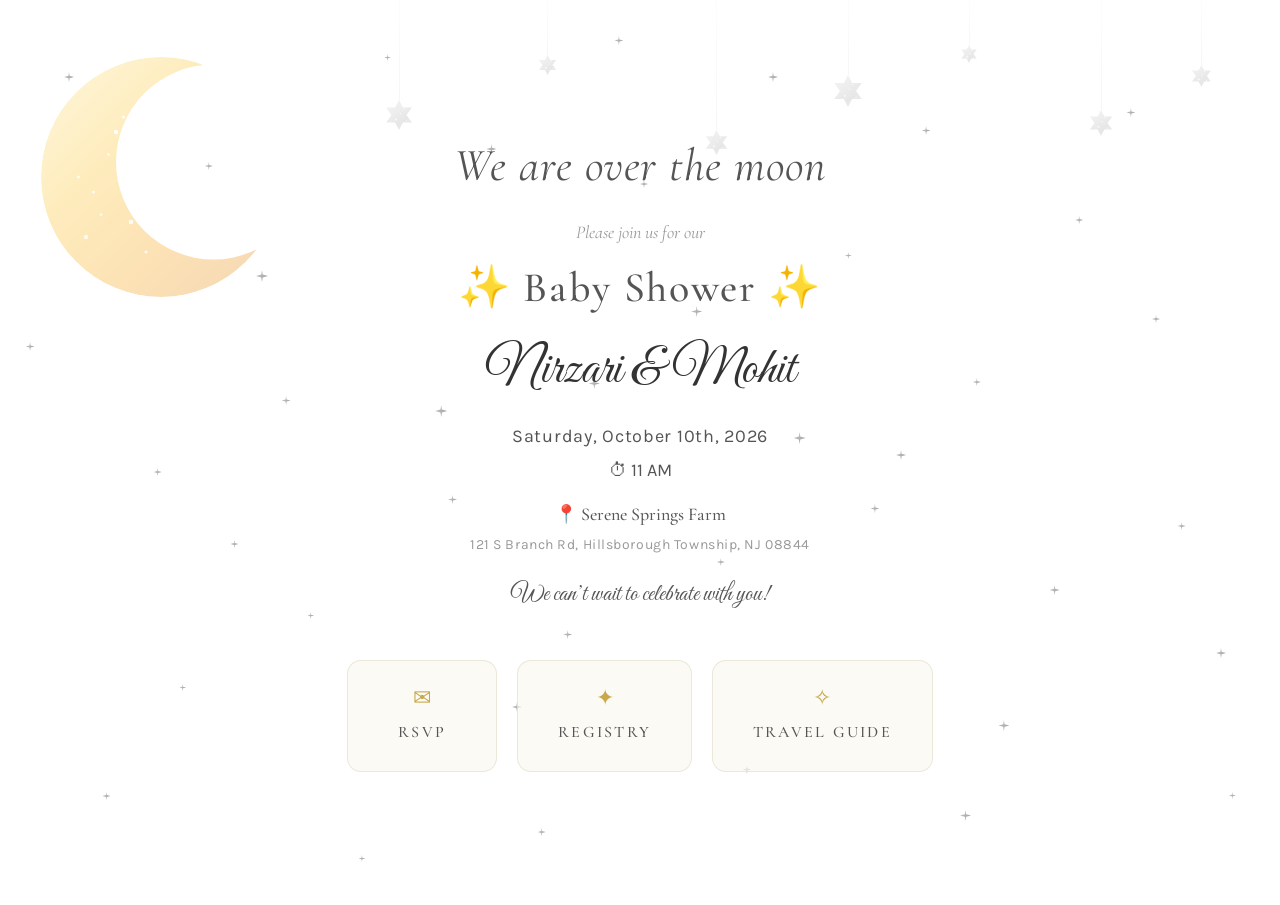
<file: index.html>
<!DOCTYPE html>
<html lang="en">
<head>
  <meta charset="UTF-8">
  <meta name="viewport" content="width=device-width, initial-scale=1.0">
  <title>Baby Shower — Nirzari & Mohit</title>
  <link rel="icon" href="data:image/svg+xml,<svg xmlns='http://www.w3.org/2000/svg' viewBox='0 0 100 100'><text y='80' font-size='80'>☽</text></svg>">
  <link rel="stylesheet" href="style.css">
</head>
<body>

  <div class="moon-wrap">
    <svg viewBox="0 0 200 200" width="300" height="300" xmlns="http://www.w3.org/2000/svg">
      <defs>
        <linearGradient id="moonGrad" x1="0" y1="0" x2="1" y2="1">
          <stop offset="0%" stop-color="#fde68a"/>
          <stop offset="35%" stop-color="#fbbf24"/>
          <stop offset="65%" stop-color="#f59e0b"/>
          <stop offset="100%" stop-color="#d97706"/>
        </linearGradient>
        <clipPath id="crescentClip">
          <path d="M0 0 H200 V200 H0 Z"/>
        </clipPath>
        <mask id="crescentMask">
          <circle cx="90" cy="100" r="80" fill="white"/>
          <circle cx="125" cy="90" r="65" fill="black"/>
        </mask>
      </defs>
      <g mask="url(#crescentMask)">
        <circle cx="90" cy="100" r="80" fill="url(#moonGrad)"/>
        <circle cx="60" cy="70" r="1.5" fill="white" opacity="0.9"/>
        <circle cx="45" cy="110" r="1" fill="white" opacity="0.8"/>
        <circle cx="70" cy="130" r="1.5" fill="white" opacity="0.85"/>
        <circle cx="55" cy="85" r="1" fill="white" opacity="0.7"/>
        <circle cx="80" cy="150" r="1" fill="white" opacity="0.8"/>
        <circle cx="40" cy="140" r="1.5" fill="white" opacity="0.75"/>
        <circle cx="65" cy="60" r="1" fill="white" opacity="0.9"/>
        <circle cx="50" cy="125" r="1" fill="white" opacity="0.7"/>
        <circle cx="75" cy="95" r="1.5" fill="white" opacity="0.85"/>
        <circle cx="35" cy="100" r="1" fill="white" opacity="0.8"/>
      </g>
    </svg>
  </div>

  <div class="hanging-stars">
    <div class="h-star" style="left:30%; --delay:0.3s">
      <div class="string" style="--h:100px"></div>
      <div class="star-shape" style="--size:30px"></div>
    </div>
    <div class="h-star" style="left:42%; --delay:1.5s">
      <div class="string" style="--h:55px"></div>
      <div class="star-shape" style="--size:20px"></div>
    </div>
    <div class="h-star" style="left:55%; --delay:0.8s">
      <div class="string" style="--h:130px"></div>
      <div class="star-shape" style="--size:25px"></div>
    </div>
    <div class="h-star" style="left:65%; --delay:2s">
      <div class="string" style="--h:75px"></div>
      <div class="star-shape" style="--size:32px"></div>
    </div>
    <div class="h-star" style="left:75%; --delay:0.5s">
      <div class="string" style="--h:45px"></div>
      <div class="star-shape" style="--size:18px"></div>
    </div>
    <div class="h-star" style="left:85%; --delay:1.8s">
      <div class="string" style="--h:110px"></div>
      <div class="star-shape" style="--size:26px"></div>
    </div>
    <div class="h-star" style="left:93%; --delay:0.2s">
      <div class="string" style="--h:65px"></div>
      <div class="star-shape" style="--size:22px"></div>
    </div>
  </div>

  <main class="page-content landing">
    <h1>We are over the moon</h1>
    <div class="eyebrow">Please join us for our</div>
    <div class="shower-title">&#10024; Baby Shower &#10024;</div>
    <div class="names">Nirzari &amp; Mohit</div>
    <div class="event-date">Saturday, October 10th, 2026</div>
    <div class="event-time">&#9201; 11 AM</div>
    <div class="venue-name">&#128205; Serene Springs Farm</div>
    <div class="location">121 S Branch Rd, Hillsborough Township, NJ 08844</div>
    <div class="tagline">We can&rsquo;t wait to celebrate with you!</div>

    <nav class="nav-links">
      <a href="rsvp.html" class="nav-card">
        <span class="card-icon">&#9993;</span>
        <span class="card-label">RSVP</span>
      </a>
      <a href="registry.html" class="nav-card">
        <span class="card-icon">&#10022;</span>
        <span class="card-label">Registry</span>
      </a>
      <a href="travel.html" class="nav-card">
        <span class="card-icon">&#10023;</span>
        <span class="card-label">Travel Guide</span>
      </a>
    </nav>
  </main>

  <script src="stars.js"></script>
</body>
</html>
</file>
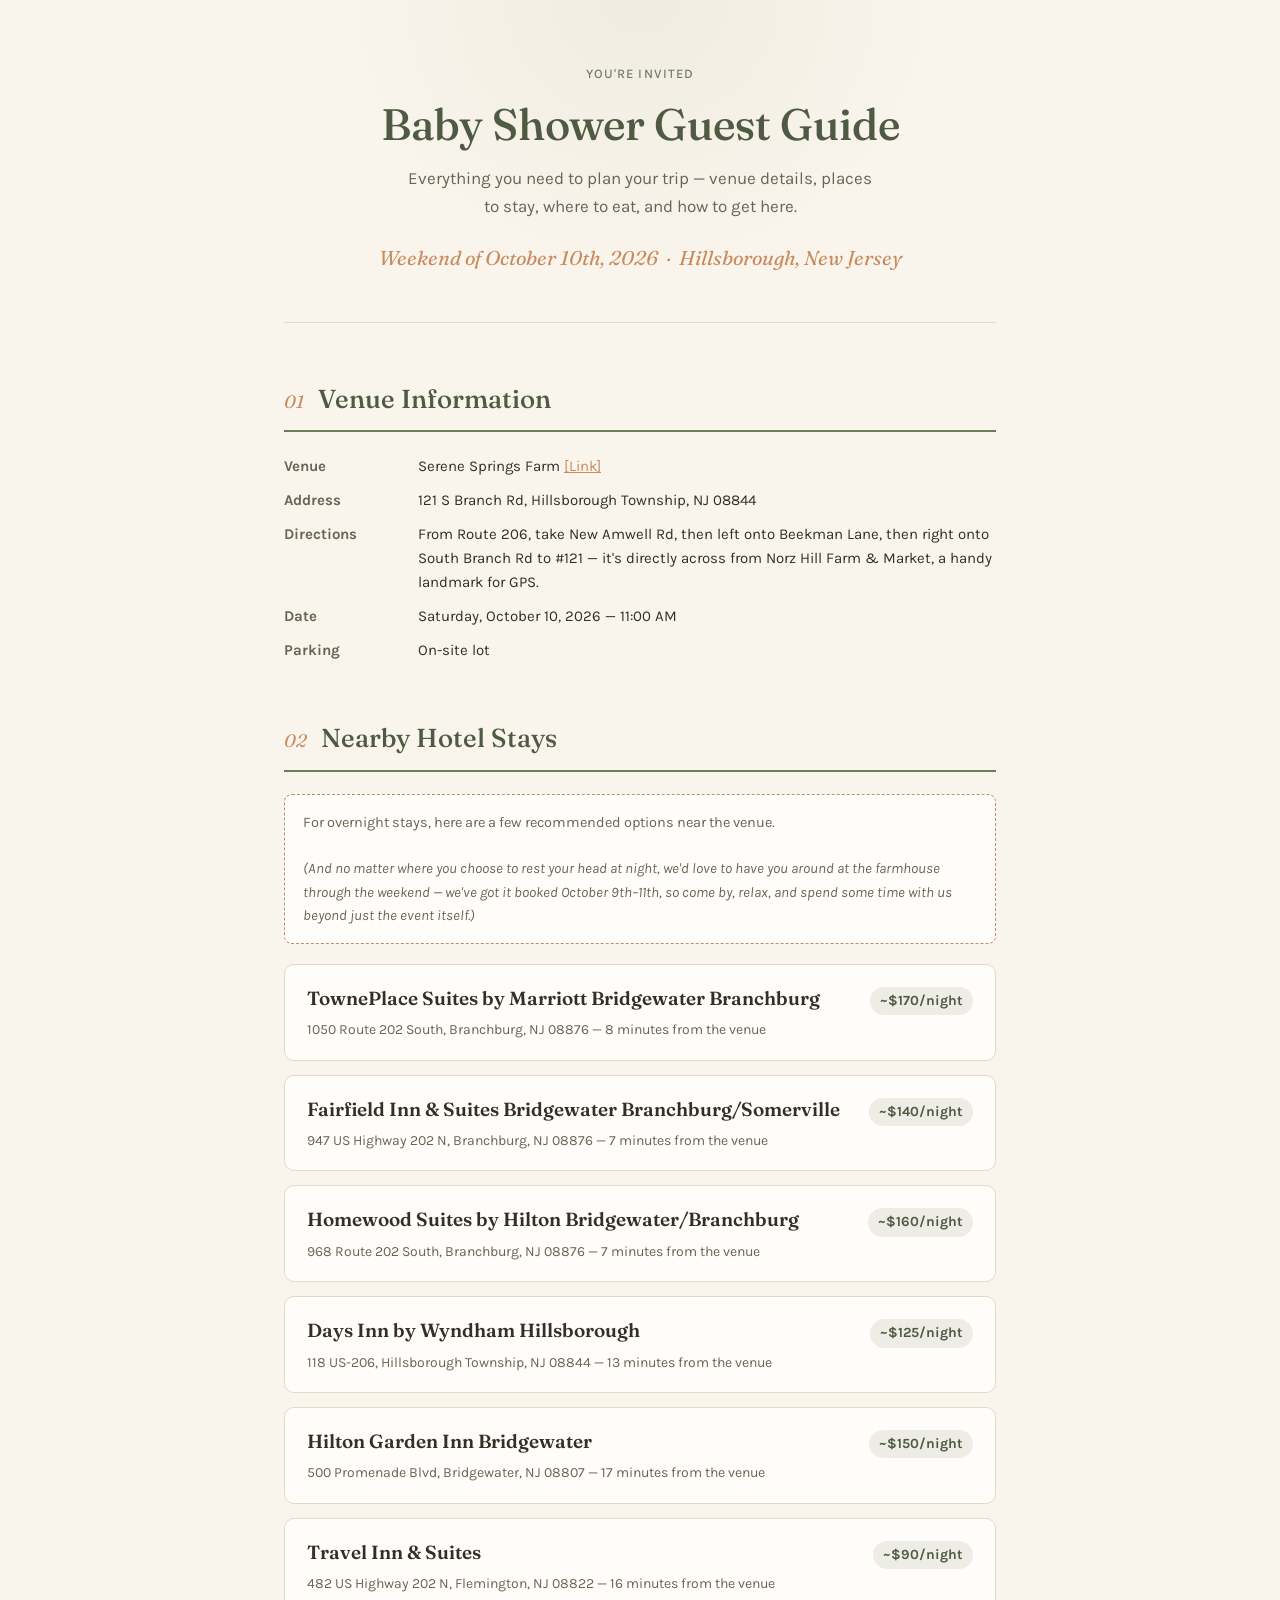
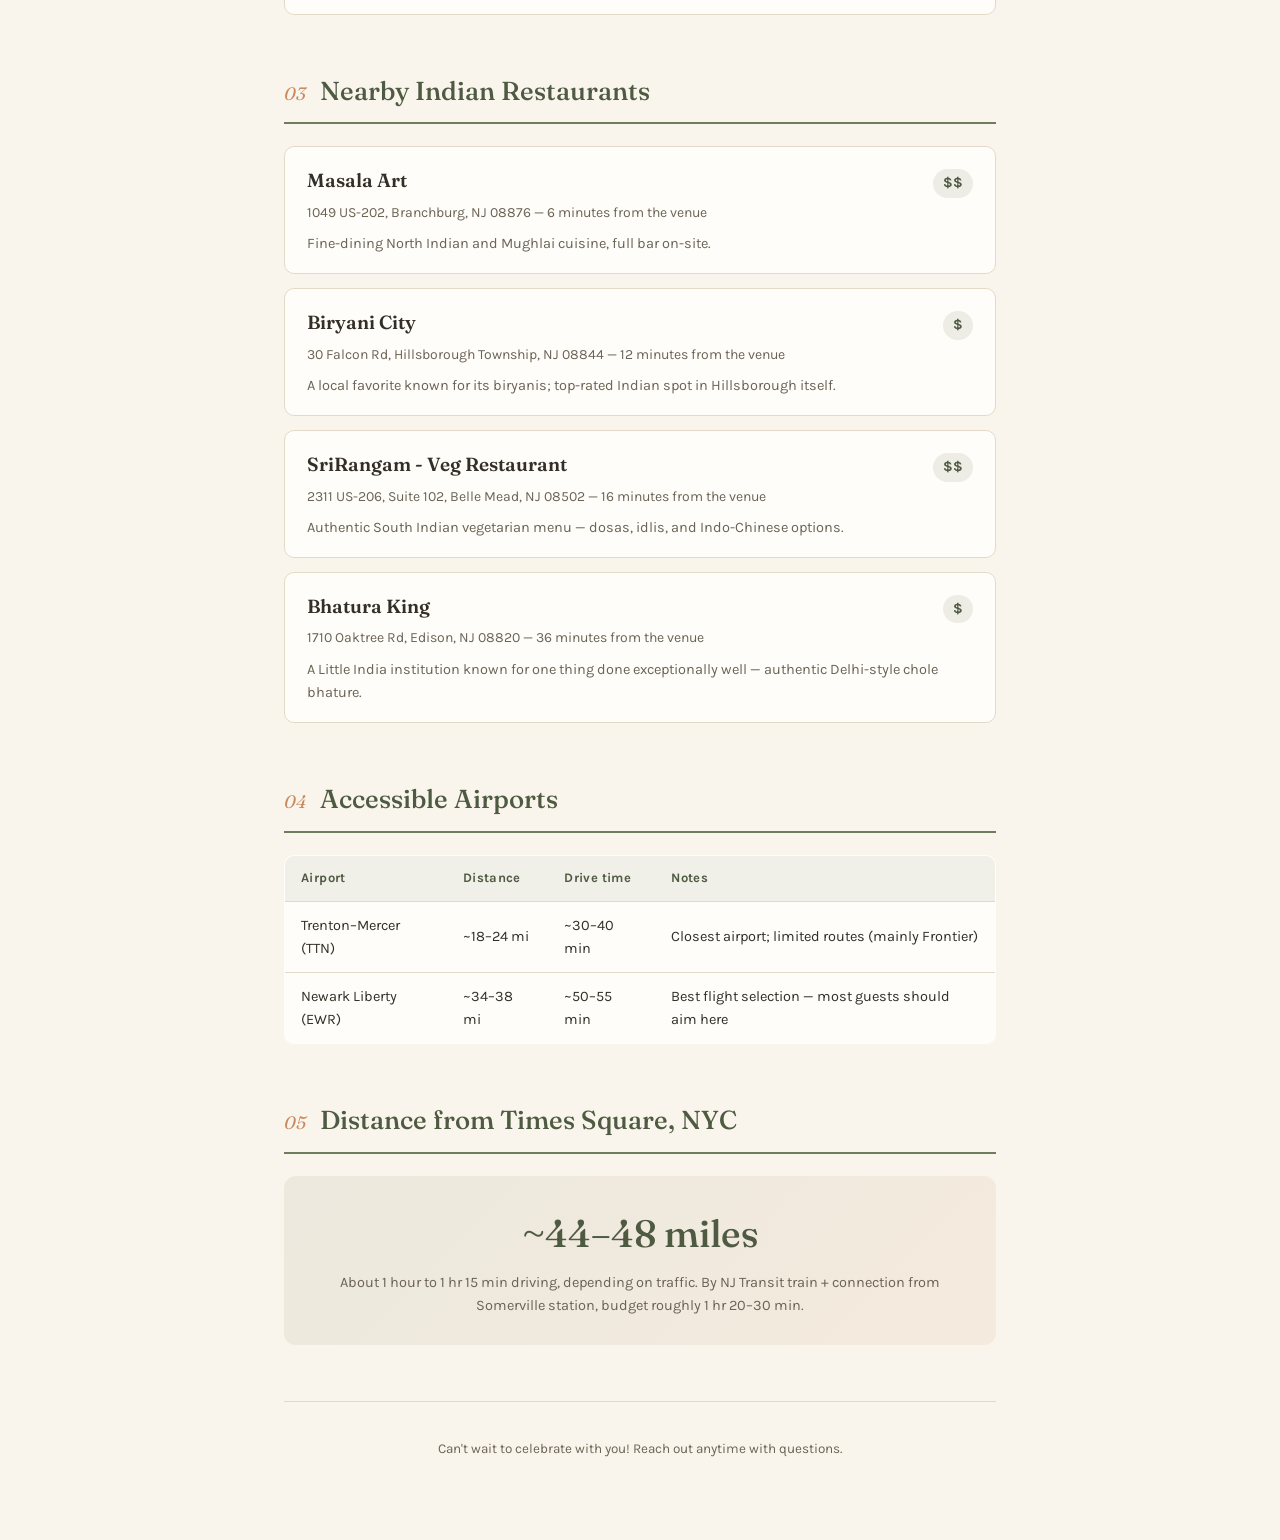
<file: NizSeMoh Babyshower Travel Guide.html>
<!DOCTYPE html>
<html lang="en">
<head>
<meta charset="UTF-8">
<meta name="viewport" content="width=device-width, initial-scale=1.0">
<title>Baby Shower Guest Guide — October 10th, Hillsborough NJ</title>
<link rel="preconnect" href="https://fonts.googleapis.com">
<link href="https://fonts.googleapis.com/css2?family=Fraunces:ital,wght@0,400;0,500;0,600;1,400&family=Karla:wght@400;500;700&display=swap" rel="stylesheet">
<style>
  :root{
    --cream:#faf5ec;
    --paper:#fffdf9;
    --sage:#6f7d5e;
    --sage-dark:#4e5a41;
    --clay:#c98a5e;
    --blush:#e3b7a4;
    --ink:#332e26;
    --ink-soft:#6b6355;
    --line:#e4d9c6;
  }
  *{box-sizing:border-box;}
  body{
    margin:0;
    background:var(--cream);
    color:var(--ink);
    font-family:'Karla', sans-serif;
    line-height:1.6;
  }
  .wrap{
    max-width:760px;
    margin:0 auto;
    padding:0 24px 80px;
  }
  header.hero{
    padding:64px 24px 48px;
    text-align:center;
    border-bottom:1px solid var(--line);
    margin-bottom:56px;
    background:
      radial-gradient(ellipse at top, rgba(111,125,94,0.08), transparent 60%);
  }
  .eyebrow{
    font-size:13px;
    letter-spacing:0.08em;
    color:var(--sage);
    margin-bottom:14px;
    font-weight:500;
  }
  h1{
    font-family:'Fraunces', serif;
    font-weight:500;
    font-size:44px;
    line-height:1.15;
    margin:0 0 16px;
    color:var(--sage-dark);
  }
  .hero p{
    font-size:17px;
    color:var(--ink-soft);
    max-width:480px;
    margin:0 auto;
  }
  .hero .date{
    display:inline-block;
    margin-top:22px;
    font-family:'Fraunces', serif;
    font-style:italic;
    font-size:20px;
    color:var(--clay);
  }
  section{
    margin-bottom:56px;
  }
  .section-head{
    display:flex;
    align-items:baseline;
    gap:14px;
    margin-bottom:22px;
    border-bottom:2px solid var(--sage);
    padding-bottom:10px;
  }
  .section-num{
    font-family:'Fraunces', serif;
    font-style:italic;
    color:var(--clay);
    font-size:18px;
    min-width:20px;
  }
  h2{
    font-family:'Fraunces', serif;
    font-weight:500;
    font-size:26px;
    margin:0;
    color:var(--sage-dark);
  }
  .note{
    background:var(--paper);
    border:1px dashed var(--clay);
    border-radius:8px;
    padding:16px 18px;
    font-size:14.5px;
    color:var(--ink-soft);
    margin-bottom:20px;
  }
  .note strong{color:var(--clay);}
  .card{
    background:var(--paper);
    border:1px solid var(--line);
    border-radius:10px;
    padding:18px 22px;
    margin-bottom:14px;
  }
  .card-top{
    display:flex;
    justify-content:space-between;
    align-items:baseline;
    gap:12px;
    flex-wrap:wrap;
  }
  .card-title{
    font-family:'Fraunces', serif;
    font-size:19px;
    font-weight:600;
    color:var(--ink);
  }
  .price-tag{
    font-size:14px;
    font-weight:700;
    color:var(--sage-dark);
    background:rgba(111,125,94,0.12);
    padding:3px 10px;
    border-radius:20px;
    white-space:nowrap;
  }
  .card-meta{
    font-size:14px;
    color:var(--ink-soft);
    margin-top:4px;
  }
  .card-desc{
    font-size:14.5px;
    color:var(--ink-soft);
    margin-top:8px;
  }
  table{
    width:100%;
    border-collapse:collapse;
    background:var(--paper);
    border:1px solid var(--line);
    border-radius:10px;
    overflow:hidden;
  }
  th,td{
    text-align:left;
    padding:12px 16px;
    font-size:14.5px;
    border-bottom:1px solid var(--line);
  }
  th{
    background:rgba(111,125,94,0.10);
    color:var(--sage-dark);
    font-weight:700;
    font-size:13px;
    letter-spacing:0.03em;
  }
  tr:last-child td{border-bottom:none;}
  .callout{
    background:linear-gradient(135deg, rgba(111,125,94,0.10), rgba(201,138,94,0.10));
    border-radius:12px;
    padding:28px 26px;
    text-align:center;
  }
  .callout .big{
    font-family:'Fraunces', serif;
    font-size:38px;
    color:var(--sage-dark);
    font-weight:500;
    margin-bottom:6px;
  }
  .callout .sub{
    color:var(--ink-soft);
    font-size:14.5px;
  }
  .venue-fields{
    display:grid;
    grid-template-columns:120px 1fr;
    gap:10px 14px;
    font-size:15px;
  }
  .venue-fields dt{
    color:var(--ink-soft);
    font-weight:700;
  }
  .venue-fields dd{
    margin:0;
  }
  .fill-in{
    color:var(--clay);
    font-style:italic;
  }
  footer{
    text-align:center;
    padding-top:36px;
    border-top:1px solid var(--line);
    font-size:13.5px;
    color:var(--ink-soft);
  }
  @media (max-width:520px){
    h1{font-size:32px;}
    .venue-fields{grid-template-columns:1fr;}
  }
</style>
</head>
<body>
<div class="wrap">

  <header class="hero">
    <div class="eyebrow">YOU'RE INVITED</div>
    <h1>Baby Shower Guest Guide</h1>
    <p>Everything you need to plan your trip — venue details, places to stay, where to eat, and how to get here.</p>
    <div class="date">Weekend of October 10th, 2026 &nbsp;·&nbsp; Hillsborough, New Jersey</div>
  </header>

  <section>
    <div class="section-head"><span class="section-num">01</span><h2>Venue Information</h2></div>
    <dl class="venue-fields">
      <dt>Venue</dt><dd>Serene Springs Farm <a href="https://maps.app.goo.gl/AbvxPneZJynm2KJn9" target="_blank" style="color:var(--clay); text-decoration:underline;">[Link]</a></dd>
      <dt>Address</dt><dd>121 S Branch Rd, Hillsborough Township, NJ 08844</dd>
      <dt>Directions</dt><dd>From Route 206, take New Amwell Rd, then left onto Beekman Lane, then right onto South Branch Rd to #121 — it's directly across from Norz Hill Farm &amp; Market, a handy landmark for GPS.</dd>
      <dt>Date</dt><dd>Saturday, October 10, 2026 — 11:00 AM</dd>
      <dt>Parking</dt><dd>On-site lot</dd>
    </dl>
  </section>

  <section>
    <div class="section-head"><span class="section-num">02</span><h2>Nearby Hotel Stays</h2></div>
    <div class="note">For overnight stays, here are a few recommended options near the venue.<br><br><em>(And no matter where you choose to rest your head at night, we'd love to have you around at the farmhouse through the weekend — we've got it booked October 9th–11th, so come by, relax, and spend some time with us beyond just the event itself.)</em></div>

    <div class="card">
      <div class="card-top">
        <div class="card-title">TownePlace Suites by Marriott Bridgewater Branchburg</div>
        <div class="price-tag">~$170/night</div>
      </div>
      <div class="card-meta">1050 Route 202 South, Branchburg, NJ 08876 — 8 minutes from the venue</div>
    </div>

    <div class="card">
      <div class="card-top">
        <div class="card-title">Fairfield Inn &amp; Suites Bridgewater Branchburg/Somerville</div>
        <div class="price-tag">~$140/night</div>
      </div>
      <div class="card-meta">947 US Highway 202 N, Branchburg, NJ 08876 — 7 minutes from the venue</div>
    </div>

    <div class="card">
      <div class="card-top">
        <div class="card-title">Homewood Suites by Hilton Bridgewater/Branchburg</div>
        <div class="price-tag">~$160/night</div>
      </div>
      <div class="card-meta">968 Route 202 South, Branchburg, NJ 08876 — 7 minutes from the venue</div>
    </div>

    <div class="card">
      <div class="card-top">
        <div class="card-title">Days Inn by Wyndham Hillsborough</div>
        <div class="price-tag">~$125/night</div>
      </div>
      <div class="card-meta">118 US-206, Hillsborough Township, NJ 08844 — 13 minutes from the venue</div>
    </div>

    <div class="card">
      <div class="card-top">
        <div class="card-title">Hilton Garden Inn Bridgewater</div>
        <div class="price-tag">~$150/night</div>
      </div>
      <div class="card-meta">500 Promenade Blvd, Bridgewater, NJ 08807 — 17 minutes from the venue</div>
    </div>

    <div class="card">
      <div class="card-top">
        <div class="card-title">Travel Inn &amp; Suites</div>
        <div class="price-tag">~$90/night</div>
      </div>
      <div class="card-meta">482 US Highway 202 N, Flemington, NJ 08822 — 16 minutes from the venue</div>
    </div>
  </section>

  <section>
    <div class="section-head"><span class="section-num">03</span><h2>Nearby Indian Restaurants</h2></div>
    <div class="card">
      <div class="card-top">
        <div class="card-title">Masala Art</div>
        <div class="price-tag">$$</div>
      </div>
      <div class="card-meta">1049 US-202, Branchburg, NJ 08876 — 6 minutes from the venue</div>
      <div class="card-desc">Fine-dining North Indian and Mughlai cuisine, full bar on-site.</div>
    </div>
    <div class="card">
      <div class="card-top">
        <div class="card-title">Biryani City</div>
        <div class="price-tag">$</div>
      </div>
      <div class="card-meta">30 Falcon Rd, Hillsborough Township, NJ 08844 — 12 minutes from the venue</div>
      <div class="card-desc">A local favorite known for its biryanis; top-rated Indian spot in Hillsborough itself.</div>
    </div>
    <div class="card">
      <div class="card-top">
        <div class="card-title">SriRangam - Veg Restaurant</div>
        <div class="price-tag">$$</div>
      </div>
      <div class="card-meta">2311 US-206, Suite 102, Belle Mead, NJ 08502 — 16 minutes from the venue</div>
      <div class="card-desc">Authentic South Indian vegetarian menu — dosas, idlis, and Indo-Chinese options.</div>
    </div>

    <div class="card">
      <div class="card-top">
        <div class="card-title">Bhatura King</div>
        <div class="price-tag">$</div>
      </div>
      <div class="card-meta">1710 Oaktree Rd, Edison, NJ 08820 — 36 minutes from the venue</div>
      <div class="card-desc">A Little India institution known for one thing done exceptionally well — authentic Delhi-style chole bhature.</div>
    </div>
  </section>

  <section>
    <div class="section-head"><span class="section-num">04</span><h2>Accessible Airports</h2></div>
    <table>
      <tr><th>Airport</th><th>Distance</th><th>Drive time</th><th>Notes</th></tr>
      <tr><td>Trenton–Mercer (TTN)</td><td>~18–24 mi</td><td>~30–40 min</td><td>Closest airport; limited routes (mainly Frontier)</td></tr>
      <tr><td>Newark Liberty (EWR)</td><td>~34–38 mi</td><td>~50–55 min</td><td>Best flight selection — most guests should aim here</td></tr>
    </table>
  </section>

  <section>
    <div class="section-head"><span class="section-num">05</span><h2>Distance from Times Square, NYC</h2></div>
    <div class="callout">
      <div class="big">~44–48 miles</div>
      <div class="sub">About 1 hour to 1 hr 15 min driving, depending on traffic. By NJ Transit train + connection from Somerville station, budget roughly 1 hr 20–30 min.</div>
    </div>
  </section>

  <footer>
    Can't wait to celebrate with you! Reach out anytime with questions.
  </footer>

</div>
</body>
</html>
</file>
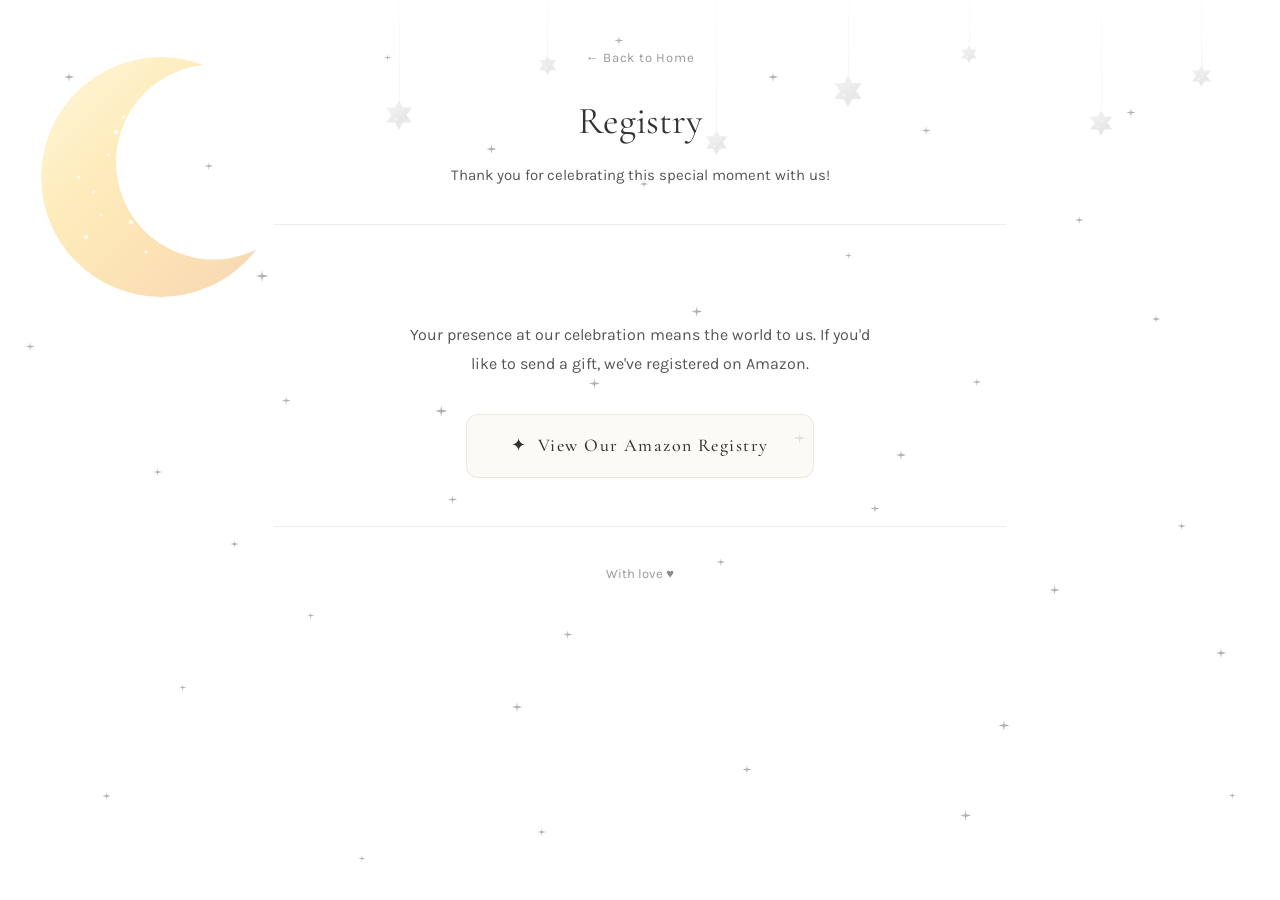
<file: registry.html>
<!DOCTYPE html>
<html lang="en">
<head>
  <meta charset="UTF-8">
  <meta name="viewport" content="width=device-width, initial-scale=1.0">
  <title>Registry — Baby Shower</title>
  <link rel="icon" href="data:image/svg+xml,<svg xmlns='http://www.w3.org/2000/svg' viewBox='0 0 100 100'><text y='80' font-size='80'>☽</text></svg>">
  <link rel="stylesheet" href="style.css">
</head>
<body>

  <div class="moon-wrap">
    <svg viewBox="0 0 200 200" width="300" height="300" xmlns="http://www.w3.org/2000/svg">
      <defs>
        <linearGradient id="moonGrad" x1="0" y1="0" x2="1" y2="1">
          <stop offset="0%" stop-color="#fde68a"/>
          <stop offset="35%" stop-color="#fbbf24"/>
          <stop offset="65%" stop-color="#f59e0b"/>
          <stop offset="100%" stop-color="#d97706"/>
        </linearGradient>
        <mask id="crescentMask">
          <circle cx="90" cy="100" r="80" fill="white"/>
          <circle cx="125" cy="90" r="65" fill="black"/>
        </mask>
      </defs>
      <g mask="url(#crescentMask)">
        <circle cx="90" cy="100" r="80" fill="url(#moonGrad)"/>
        <circle cx="60" cy="70" r="1.5" fill="white" opacity="0.9"/>
        <circle cx="45" cy="110" r="1" fill="white" opacity="0.8"/>
        <circle cx="70" cy="130" r="1.5" fill="white" opacity="0.85"/>
        <circle cx="55" cy="85" r="1" fill="white" opacity="0.7"/>
        <circle cx="80" cy="150" r="1" fill="white" opacity="0.8"/>
        <circle cx="40" cy="140" r="1.5" fill="white" opacity="0.75"/>
        <circle cx="65" cy="60" r="1" fill="white" opacity="0.9"/>
        <circle cx="50" cy="125" r="1" fill="white" opacity="0.7"/>
        <circle cx="75" cy="95" r="1.5" fill="white" opacity="0.85"/>
        <circle cx="35" cy="100" r="1" fill="white" opacity="0.8"/>
      </g>
    </svg>
  </div>

  <div class="hanging-stars">
    <div class="h-star" style="left:30%; --delay:0.3s">
      <div class="string" style="--h:100px"></div>
      <div class="star-shape" style="--size:30px"></div>
    </div>
    <div class="h-star" style="left:42%; --delay:1.5s">
      <div class="string" style="--h:55px"></div>
      <div class="star-shape" style="--size:20px"></div>
    </div>
    <div class="h-star" style="left:55%; --delay:0.8s">
      <div class="string" style="--h:130px"></div>
      <div class="star-shape" style="--size:25px"></div>
    </div>
    <div class="h-star" style="left:65%; --delay:2s">
      <div class="string" style="--h:75px"></div>
      <div class="star-shape" style="--size:32px"></div>
    </div>
    <div class="h-star" style="left:75%; --delay:0.5s">
      <div class="string" style="--h:45px"></div>
      <div class="star-shape" style="--size:18px"></div>
    </div>
    <div class="h-star" style="left:85%; --delay:1.8s">
      <div class="string" style="--h:110px"></div>
      <div class="star-shape" style="--size:26px"></div>
    </div>
    <div class="h-star" style="left:93%; --delay:0.2s">
      <div class="string" style="--h:65px"></div>
      <div class="star-shape" style="--size:22px"></div>
    </div>
  </div>

  <div class="page-content wrap">
    <header class="page-header">
      <a href="index.html" class="back-link">&#8592; Back to Home</a>
      <h1>Registry</h1>
      <p>Thank you for celebrating this special moment with us!</p>
    </header>

    <div class="registry-section">
      <p>Your presence at our celebration means the world to us. If you'd like to send a gift, we've registered on Amazon.</p>

      <a href="https://www.amazon.com/baby-reg/nirzari-iyer-mohit-mehta-january-2027-newyork/UMMLFYO7EJTG" target="_blank" rel="noopener" class="registry-btn">
        <span>&#10022;</span>
        <span>View Our Amazon Registry</span>
      </a>
    </div>

    <footer>
      With love <span class="heart">&#9829;</span>
    </footer>
  </div>

  <script src="stars.js"></script>
</body>
</html>
</file>
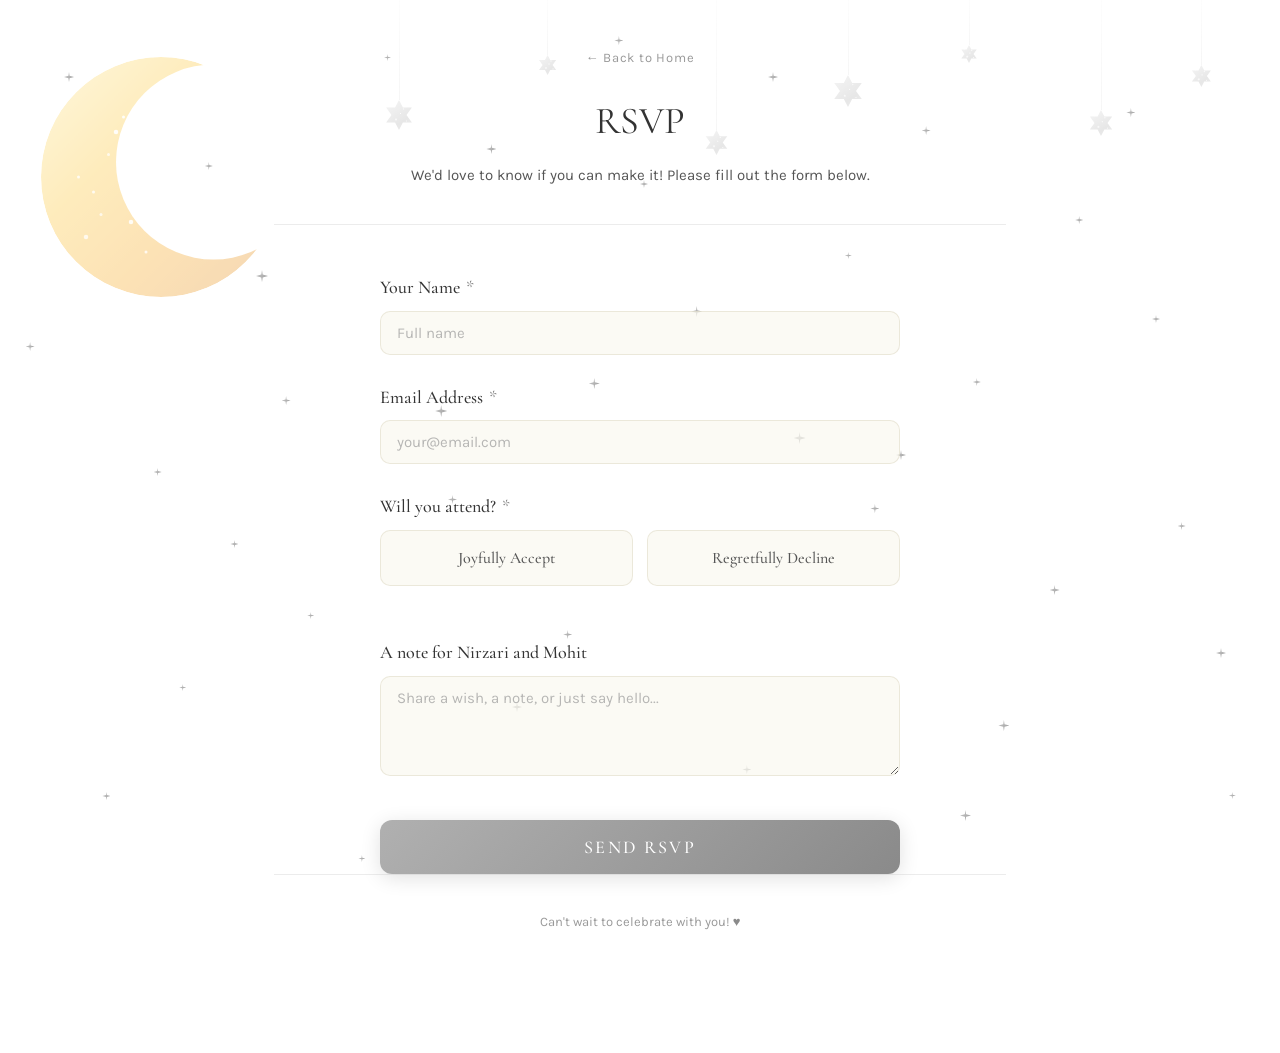
<file: rsvp.html>
<!DOCTYPE html>
<html lang="en">
<head>
  <meta charset="UTF-8">
  <meta name="viewport" content="width=device-width, initial-scale=1.0">
  <title>RSVP — Baby Shower</title>
  <link rel="icon" href="data:image/svg+xml,<svg xmlns='http://www.w3.org/2000/svg' viewBox='0 0 100 100'><text y='80' font-size='80'>&#9789;</text></svg>">
  <link rel="stylesheet" href="style.css">
</head>
<body>

  <div class="moon-wrap">
    <svg viewBox="0 0 200 200" width="300" height="300" xmlns="http://www.w3.org/2000/svg">
      <defs>
        <linearGradient id="moonGrad" x1="0" y1="0" x2="1" y2="1">
          <stop offset="0%" stop-color="#fde68a"/>
          <stop offset="35%" stop-color="#fbbf24"/>
          <stop offset="65%" stop-color="#f59e0b"/>
          <stop offset="100%" stop-color="#d97706"/>
        </linearGradient>
        <mask id="crescentMask">
          <circle cx="90" cy="100" r="80" fill="white"/>
          <circle cx="125" cy="90" r="65" fill="black"/>
        </mask>
      </defs>
      <g mask="url(#crescentMask)">
        <circle cx="90" cy="100" r="80" fill="url(#moonGrad)"/>
        <circle cx="60" cy="70" r="1.5" fill="white" opacity="0.9"/>
        <circle cx="45" cy="110" r="1" fill="white" opacity="0.8"/>
        <circle cx="70" cy="130" r="1.5" fill="white" opacity="0.85"/>
        <circle cx="55" cy="85" r="1" fill="white" opacity="0.7"/>
        <circle cx="80" cy="150" r="1" fill="white" opacity="0.8"/>
        <circle cx="40" cy="140" r="1.5" fill="white" opacity="0.75"/>
        <circle cx="65" cy="60" r="1" fill="white" opacity="0.9"/>
        <circle cx="50" cy="125" r="1" fill="white" opacity="0.7"/>
        <circle cx="75" cy="95" r="1.5" fill="white" opacity="0.85"/>
        <circle cx="35" cy="100" r="1" fill="white" opacity="0.8"/>
      </g>
    </svg>
  </div>

  <div class="hanging-stars">
    <div class="h-star" style="left:30%; --delay:0.3s">
      <div class="string" style="--h:100px"></div>
      <div class="star-shape" style="--size:30px"></div>
    </div>
    <div class="h-star" style="left:42%; --delay:1.5s">
      <div class="string" style="--h:55px"></div>
      <div class="star-shape" style="--size:20px"></div>
    </div>
    <div class="h-star" style="left:55%; --delay:0.8s">
      <div class="string" style="--h:130px"></div>
      <div class="star-shape" style="--size:25px"></div>
    </div>
    <div class="h-star" style="left:65%; --delay:2s">
      <div class="string" style="--h:75px"></div>
      <div class="star-shape" style="--size:32px"></div>
    </div>
    <div class="h-star" style="left:75%; --delay:0.5s">
      <div class="string" style="--h:45px"></div>
      <div class="star-shape" style="--size:18px"></div>
    </div>
    <div class="h-star" style="left:85%; --delay:1.8s">
      <div class="string" style="--h:110px"></div>
      <div class="star-shape" style="--size:26px"></div>
    </div>
    <div class="h-star" style="left:93%; --delay:0.2s">
      <div class="string" style="--h:65px"></div>
      <div class="star-shape" style="--size:22px"></div>
    </div>
  </div>

  <div class="page-content wrap">
    <header class="page-header">
      <a href="index.html" class="back-link">&#8592; Back to Home</a>
      <h1>RSVP</h1>
      <p>We'd love to know if you can make it! Please fill out the form below.</p>
    </header>

    <div id="rsvp-form-container" class="rsvp-form-wrap">
      <form id="rsvp-form" novalidate>

        <div class="form-group">
          <label for="name">Your Name <span class="required">*</span></label>
          <input type="text" id="name" name="name" placeholder="Full name" required>
        </div>

        <div class="form-group">
          <label for="email">Email Address <span class="required">*</span></label>
          <input type="email" id="email" name="email" placeholder="your@email.com" required>
        </div>

        <div class="form-group">
          <label>Will you attend? <span class="required">*</span></label>
          <div class="radio-group">
            <div class="radio-option">
              <input type="radio" id="attend-yes" name="attend" value="yes" required>
              <label for="attend-yes" class="radio-label">Joyfully Accept</label>
            </div>
            <div class="radio-option">
              <input type="radio" id="attend-no" name="attend" value="no">
              <label for="attend-no" class="radio-label">Regretfully Decline</label>
            </div>
          </div>

          <div id="guest-count" class="guest-count">
            <div class="number-row">
              <div class="number-field form-group">
                <label for="adults">Adults</label>
                <input type="number" id="adults" name="adults" min="1" max="10" value="1">
              </div>
              <div class="number-field form-group">
                <label for="kids">Kids</label>
                <input type="number" id="kids" name="kids" min="0" max="10" value="0">
              </div>
            </div>
          </div>
        </div>

        <div class="form-group">
          <label for="note">A note for Nirzari and Mohit</label>
          <textarea id="note" name="note" placeholder="Share a wish, a note, or just say hello..."></textarea>
        </div>

        <button type="submit" class="submit-btn">Send RSVP</button>
      </form>
    </div>

    <div id="rsvp-success" class="rsvp-success" style="display: none;">
      <div class="success-icon">&#10022;</div>
      <h2>Thank You!</h2>
      <p>Your RSVP has been received. We can't wait to celebrate with you!</p>
      <br>
      <a href="index.html" class="registry-btn" style="margin-top: 24px;">
        <span>&#8592;</span>
        <span>Back to Home</span>
      </a>
    </div>

    <footer>
      Can't wait to celebrate with you! <span class="heart">&#9829;</span>
    </footer>
  </div>

  <script>
    var attendYes = document.getElementById('attend-yes');
    var attendNo = document.getElementById('attend-no');
    var guestCount = document.getElementById('guest-count');

    function toggleGuestCount() {
      if (attendYes.checked) {
        guestCount.classList.add('visible');
      } else {
        guestCount.classList.remove('visible');
      }
    }

    attendYes.addEventListener('change', toggleGuestCount);
    attendNo.addEventListener('change', toggleGuestCount);

    var FORM_URL = 'https://script.google.com/macros/s/AKfycbwQpSO-z-iSrmBQL_psvlGJ18E_Js9Tr6Szk2Vw--9qQfGHPH7dRy1FerQG-HtDx9Vl/exec';
    var submitBtn = document.querySelector('.submit-btn');

    document.getElementById('rsvp-form').addEventListener('submit', function(e) {
      e.preventDefault();

      var name = document.getElementById('name').value.trim();
      var email = document.getElementById('email').value.trim();
      var attend = document.querySelector('input[name="attend"]:checked');

      if (!name || !email || !attend) {
        alert('Please fill in all required fields.');
        return;
      }

      submitBtn.textContent = 'Sending...';
      submitBtn.disabled = true;

      var params = new URLSearchParams({
        name: name,
        email: email,
        attend: attend.value,
        adults: document.getElementById('adults').value,
        kids: document.getElementById('kids').value,
        note: document.getElementById('note').value.trim()
      });

      var url = FORM_URL + '?' + params.toString();

      fetch(url, { mode: 'no-cors', credentials: 'omit', redirect: 'follow' })
        .finally(function() {
          document.getElementById('rsvp-form-container').style.display = 'none';
          document.getElementById('rsvp-success').style.display = 'block';
        });
    });
  </script>

  <script src="stars.js"></script>
</body>
</html>
</file>
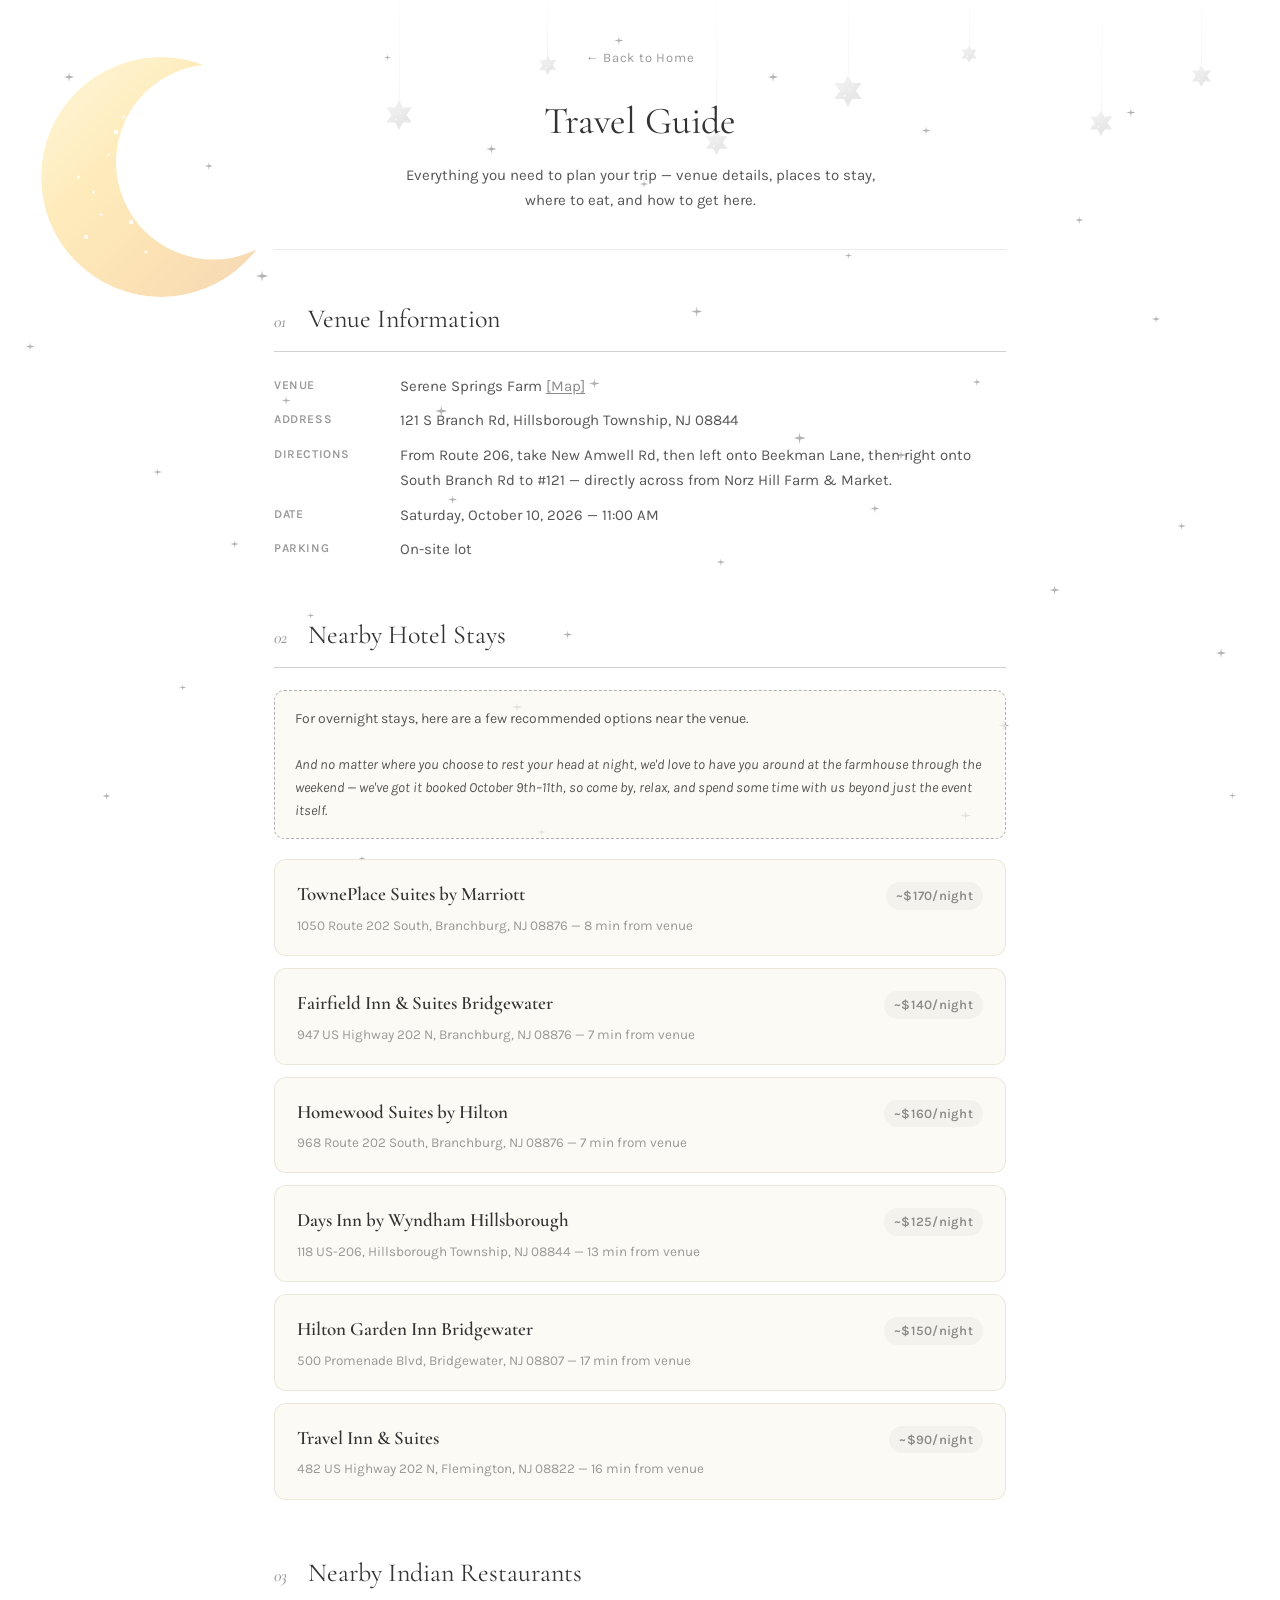
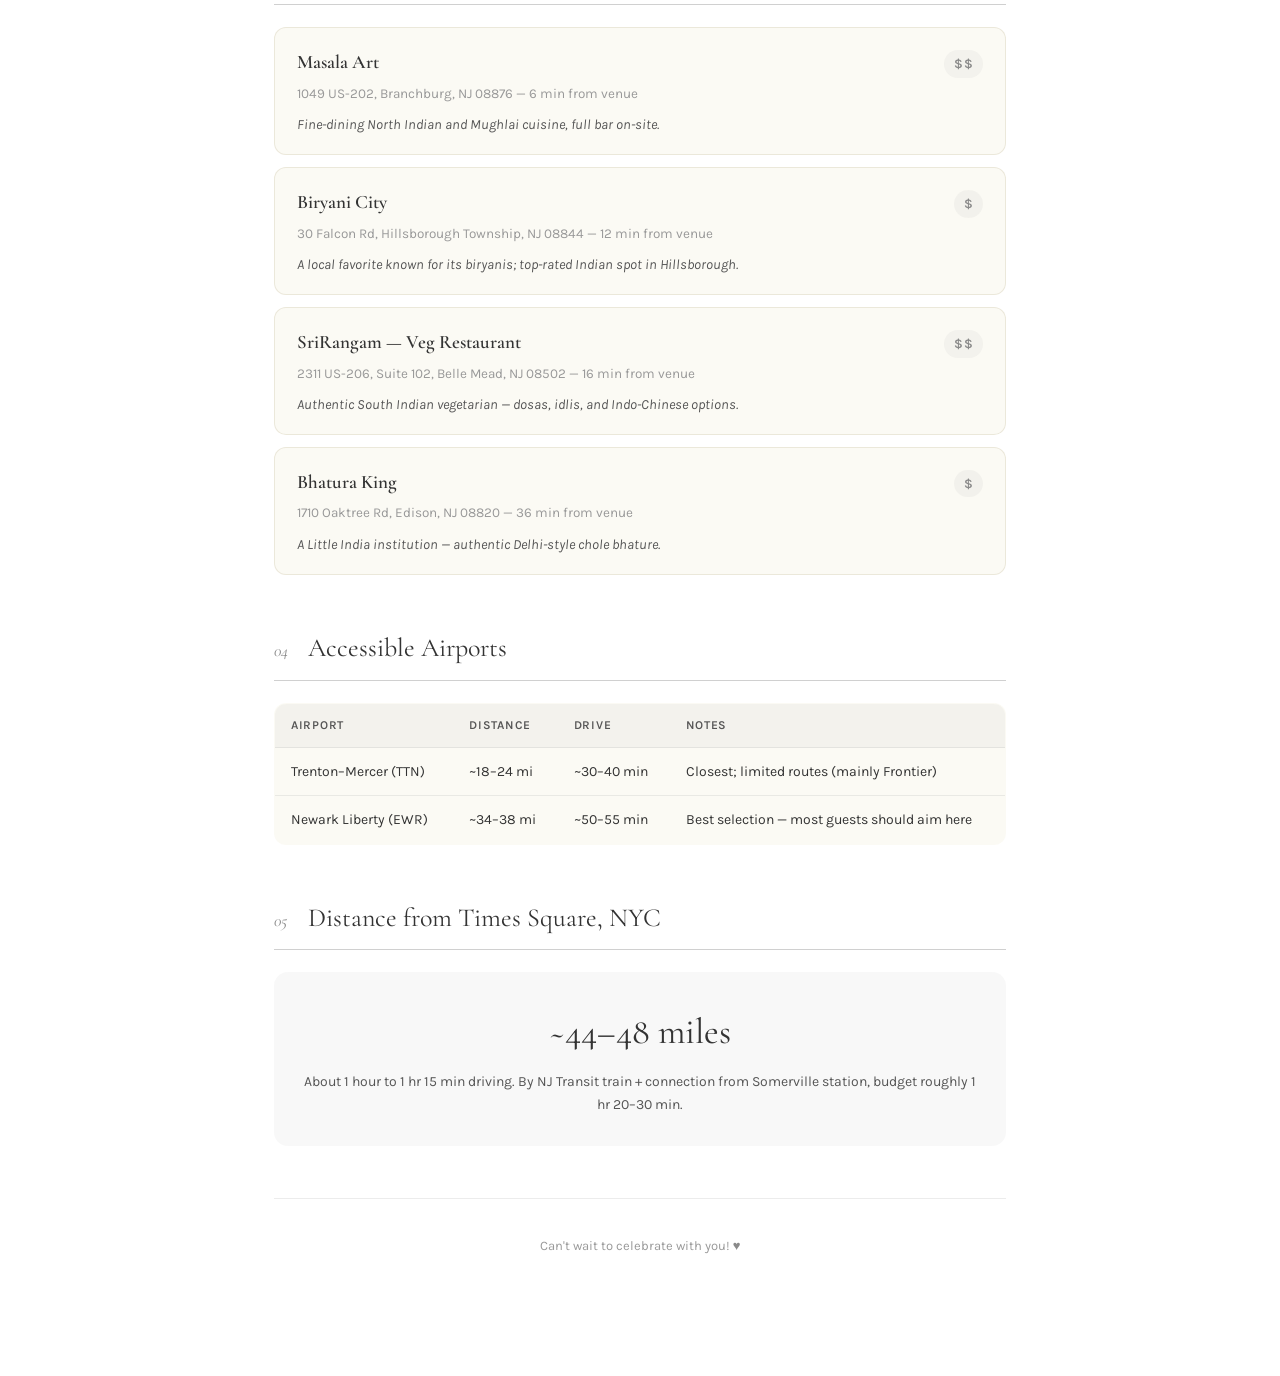
<file: travel.html>
<!DOCTYPE html>
<html lang="en">
<head>
  <meta charset="UTF-8">
  <meta name="viewport" content="width=device-width, initial-scale=1.0">
  <title>Travel Guide — Baby Shower</title>
  <link rel="icon" href="data:image/svg+xml,<svg xmlns='http://www.w3.org/2000/svg' viewBox='0 0 100 100'><text y='80' font-size='80'>☽</text></svg>">
  <link rel="stylesheet" href="style.css">
</head>
<body>

  <div class="moon-wrap">
    <svg viewBox="0 0 200 200" width="300" height="300" xmlns="http://www.w3.org/2000/svg">
      <defs>
        <linearGradient id="moonGrad" x1="0" y1="0" x2="1" y2="1">
          <stop offset="0%" stop-color="#fde68a"/>
          <stop offset="35%" stop-color="#fbbf24"/>
          <stop offset="65%" stop-color="#f59e0b"/>
          <stop offset="100%" stop-color="#d97706"/>
        </linearGradient>
        <mask id="crescentMask">
          <circle cx="90" cy="100" r="80" fill="white"/>
          <circle cx="125" cy="90" r="65" fill="black"/>
        </mask>
      </defs>
      <g mask="url(#crescentMask)">
        <circle cx="90" cy="100" r="80" fill="url(#moonGrad)"/>
        <circle cx="60" cy="70" r="1.5" fill="white" opacity="0.9"/>
        <circle cx="45" cy="110" r="1" fill="white" opacity="0.8"/>
        <circle cx="70" cy="130" r="1.5" fill="white" opacity="0.85"/>
        <circle cx="55" cy="85" r="1" fill="white" opacity="0.7"/>
        <circle cx="80" cy="150" r="1" fill="white" opacity="0.8"/>
        <circle cx="40" cy="140" r="1.5" fill="white" opacity="0.75"/>
        <circle cx="65" cy="60" r="1" fill="white" opacity="0.9"/>
        <circle cx="50" cy="125" r="1" fill="white" opacity="0.7"/>
        <circle cx="75" cy="95" r="1.5" fill="white" opacity="0.85"/>
        <circle cx="35" cy="100" r="1" fill="white" opacity="0.8"/>
      </g>
    </svg>
  </div>

  <div class="hanging-stars">
    <div class="h-star" style="left:30%; --delay:0.3s">
      <div class="string" style="--h:100px"></div>
      <div class="star-shape" style="--size:30px"></div>
    </div>
    <div class="h-star" style="left:42%; --delay:1.5s">
      <div class="string" style="--h:55px"></div>
      <div class="star-shape" style="--size:20px"></div>
    </div>
    <div class="h-star" style="left:55%; --delay:0.8s">
      <div class="string" style="--h:130px"></div>
      <div class="star-shape" style="--size:25px"></div>
    </div>
    <div class="h-star" style="left:65%; --delay:2s">
      <div class="string" style="--h:75px"></div>
      <div class="star-shape" style="--size:32px"></div>
    </div>
    <div class="h-star" style="left:75%; --delay:0.5s">
      <div class="string" style="--h:45px"></div>
      <div class="star-shape" style="--size:18px"></div>
    </div>
    <div class="h-star" style="left:85%; --delay:1.8s">
      <div class="string" style="--h:110px"></div>
      <div class="star-shape" style="--size:26px"></div>
    </div>
    <div class="h-star" style="left:93%; --delay:0.2s">
      <div class="string" style="--h:65px"></div>
      <div class="star-shape" style="--size:22px"></div>
    </div>
  </div>

  <div class="page-content wrap">
    <header class="page-header">
      <a href="index.html" class="back-link">&#8592; Back to Home</a>
      <h1>Travel Guide</h1>
      <p>Everything you need to plan your trip &mdash; venue details, places to stay, where to eat, and how to get here.</p>
    </header>

    <section>
      <div class="section-head">
        <span class="section-num">01</span>
        <h2>Venue Information</h2>
      </div>
      <dl class="venue-fields">
        <dt>Venue</dt>
        <dd>Serene Springs Farm <a href="https://maps.app.goo.gl/AbvxPneZJynm2KJn9" target="_blank">[Map]</a></dd>
        <dt>Address</dt>
        <dd>121 S Branch Rd, Hillsborough Township, NJ 08844</dd>
        <dt>Directions</dt>
        <dd>From Route 206, take New Amwell Rd, then left onto Beekman Lane, then right onto South Branch Rd to #121 &mdash; directly across from Norz Hill Farm &amp; Market.</dd>
        <dt>Date</dt>
        <dd>Saturday, October 10, 2026 &mdash; 11:00 AM</dd>
        <dt>Parking</dt>
        <dd>On-site lot</dd>
      </dl>
    </section>

    <section>
      <div class="section-head">
        <span class="section-num">02</span>
        <h2>Nearby Hotel Stays</h2>
      </div>
      <div class="note">
        For overnight stays, here are a few recommended options near the venue.<br><br>
        <em>And no matter where you choose to rest your head at night, we'd love to have you around at the farmhouse through the weekend &mdash; we've got it booked October 9th&ndash;11th, so come by, relax, and spend some time with us beyond just the event itself.</em>
      </div>

      <div class="card">
        <div class="card-top">
          <div class="card-title">TownePlace Suites by Marriott</div>
          <div class="price-tag">~$170/night</div>
        </div>
        <div class="card-meta">1050 Route 202 South, Branchburg, NJ 08876 &mdash; 8 min from venue</div>
      </div>

      <div class="card">
        <div class="card-top">
          <div class="card-title">Fairfield Inn &amp; Suites Bridgewater</div>
          <div class="price-tag">~$140/night</div>
        </div>
        <div class="card-meta">947 US Highway 202 N, Branchburg, NJ 08876 &mdash; 7 min from venue</div>
      </div>

      <div class="card">
        <div class="card-top">
          <div class="card-title">Homewood Suites by Hilton</div>
          <div class="price-tag">~$160/night</div>
        </div>
        <div class="card-meta">968 Route 202 South, Branchburg, NJ 08876 &mdash; 7 min from venue</div>
      </div>

      <div class="card">
        <div class="card-top">
          <div class="card-title">Days Inn by Wyndham Hillsborough</div>
          <div class="price-tag">~$125/night</div>
        </div>
        <div class="card-meta">118 US-206, Hillsborough Township, NJ 08844 &mdash; 13 min from venue</div>
      </div>

      <div class="card">
        <div class="card-top">
          <div class="card-title">Hilton Garden Inn Bridgewater</div>
          <div class="price-tag">~$150/night</div>
        </div>
        <div class="card-meta">500 Promenade Blvd, Bridgewater, NJ 08807 &mdash; 17 min from venue</div>
      </div>

      <div class="card">
        <div class="card-top">
          <div class="card-title">Travel Inn &amp; Suites</div>
          <div class="price-tag">~$90/night</div>
        </div>
        <div class="card-meta">482 US Highway 202 N, Flemington, NJ 08822 &mdash; 16 min from venue</div>
      </div>
    </section>

    <section>
      <div class="section-head">
        <span class="section-num">03</span>
        <h2>Nearby Indian Restaurants</h2>
      </div>

      <div class="card">
        <div class="card-top">
          <div class="card-title">Masala Art</div>
          <div class="price-tag">$$</div>
        </div>
        <div class="card-meta">1049 US-202, Branchburg, NJ 08876 &mdash; 6 min from venue</div>
        <div class="card-desc">Fine-dining North Indian and Mughlai cuisine, full bar on-site.</div>
      </div>

      <div class="card">
        <div class="card-top">
          <div class="card-title">Biryani City</div>
          <div class="price-tag">$</div>
        </div>
        <div class="card-meta">30 Falcon Rd, Hillsborough Township, NJ 08844 &mdash; 12 min from venue</div>
        <div class="card-desc">A local favorite known for its biryanis; top-rated Indian spot in Hillsborough.</div>
      </div>

      <div class="card">
        <div class="card-top">
          <div class="card-title">SriRangam &mdash; Veg Restaurant</div>
          <div class="price-tag">$$</div>
        </div>
        <div class="card-meta">2311 US-206, Suite 102, Belle Mead, NJ 08502 &mdash; 16 min from venue</div>
        <div class="card-desc">Authentic South Indian vegetarian &mdash; dosas, idlis, and Indo-Chinese options.</div>
      </div>

      <div class="card">
        <div class="card-top">
          <div class="card-title">Bhatura King</div>
          <div class="price-tag">$</div>
        </div>
        <div class="card-meta">1710 Oaktree Rd, Edison, NJ 08820 &mdash; 36 min from venue</div>
        <div class="card-desc">A Little India institution &mdash; authentic Delhi-style chole bhature.</div>
      </div>
    </section>

    <section>
      <div class="section-head">
        <span class="section-num">04</span>
        <h2>Accessible Airports</h2>
      </div>
      <table>
        <tr>
          <th>Airport</th>
          <th>Distance</th>
          <th>Drive</th>
          <th>Notes</th>
        </tr>
        <tr>
          <td>Trenton&ndash;Mercer (TTN)</td>
          <td>~18&ndash;24 mi</td>
          <td>~30&ndash;40 min</td>
          <td>Closest; limited routes (mainly Frontier)</td>
        </tr>
        <tr>
          <td>Newark Liberty (EWR)</td>
          <td>~34&ndash;38 mi</td>
          <td>~50&ndash;55 min</td>
          <td>Best selection &mdash; most guests should aim here</td>
        </tr>
      </table>
    </section>

    <section>
      <div class="section-head">
        <span class="section-num">05</span>
        <h2>Distance from Times Square, NYC</h2>
      </div>
      <div class="callout">
        <div class="big">~44&ndash;48 miles</div>
        <div class="sub">About 1 hour to 1 hr 15 min driving. By NJ Transit train + connection from Somerville station, budget roughly 1 hr 20&ndash;30 min.</div>
      </div>
    </section>

    <footer>
      Can't wait to celebrate with you! <span class="heart">&#9829;</span>
    </footer>
  </div>

  <script src="stars.js"></script>
</body>
</html>
</file>
<file: style.css>
@import url('https://fonts.googleapis.com/css2?family=Cormorant+Garamond:ital,wght@0,300;0,400;0,500;0,600;1,400;1,500&family=Great+Vibes&family=Karla:wght@300;400;500;600&display=swap');

:root {
  --silver: #b0b0b0;
  --silver-light: #d0d0d0;
  --silver-pale: #e8e8e8;
  --silver-dark: #8a8a8a;
  --text: #333333;
  --text-soft: #555555;
  --text-muted: #999999;
  --card-bg: rgba(250, 248, 240, 0.7);
  --card-bg-hover: rgba(248, 245, 235, 0.9);
  --card-border: rgba(200, 190, 160, 0.3);
  --line: rgba(180, 180, 180, 0.25);
}

* { box-sizing: border-box; margin: 0; padding: 0; }
html { scroll-behavior: smooth; }

body {
  font-family: 'Karla', 'Helvetica Neue', sans-serif;
  color: var(--text);
  line-height: 1.65;
  min-height: 100vh;
  overflow-x: hidden;
  background: #ffffff;
}

/* ── Twinkling stars ── */

.stars-layer {
  position: fixed;
  inset: 0;
  pointer-events: none;
  z-index: 0;
}

.sparkle-star {
  position: fixed;
  pointer-events: none;
  z-index: 0;
  background: linear-gradient(135deg, #ccc, #999);
  clip-path: polygon(50% 0%, 56% 38%, 100% 50%, 56% 62%, 50% 100%, 44% 62%, 0% 50%, 44% 38%);
}

@keyframes sparkle1 {
  0%, 100% { opacity: 0.25; transform: scale(0.8) rotate(0deg); }
  50% { opacity: 1; transform: scale(1.4) rotate(20deg); }
}
@keyframes sparkle2 {
  0%, 100% { opacity: 0.8; transform: scale(1.1) rotate(0deg); }
  50% { opacity: 0.15; transform: scale(0.7) rotate(-15deg); }
}
@keyframes sparkle3 {
  0%, 100% { opacity: 0.15; transform: scale(0.7) rotate(0deg); }
  50% { opacity: 0.95; transform: scale(1.3) rotate(25deg); }
}

@keyframes wander1 {
  0%, 100% { translate: 0 0; }
  25% { translate: 12px -8px; }
  50% { translate: -6px 14px; }
  75% { translate: -14px -4px; }
}
@keyframes wander2 {
  0%, 100% { translate: 0 0; }
  25% { translate: -10px 12px; }
  50% { translate: 8px -10px; }
  75% { translate: 15px 6px; }
}
@keyframes wander3 {
  0%, 100% { translate: 0 0; }
  25% { translate: 6px 15px; }
  50% { translate: -12px -6px; }
  75% { translate: 10px -12px; }
}

/* ── Moon ── */

.moon-wrap {
  position: fixed;
  top: 3%;
  left: 2%;
  z-index: 1;
  pointer-events: none;
  opacity: 0.3;
}

.moon-wrap svg {
  width: 300px;
  height: 300px;
}

/* ── Hanging Stars ── */

.hanging-stars {
  position: fixed;
  top: 0;
  left: 0;
  right: 0;
  height: 100vh;
  z-index: 1;
  pointer-events: none;
  opacity: 0.3;
}

.h-star {
  position: absolute;
  top: 0;
  display: flex;
  flex-direction: column;
  align-items: center;
  animation: sway 7s ease-in-out infinite;
  animation-delay: var(--delay, 0s);
}

.h-star .string {
  width: 1px;
  height: var(--h, 80px);
  background: linear-gradient(to bottom,
    rgba(180, 180, 180, 0.1),
    rgba(180, 180, 180, 0.4));
}

.h-star .star-shape {
  width: var(--size, 30px);
  height: var(--size, 30px);
  background:
    radial-gradient(1.5px 1.5px at 25% 20%, rgba(255,255,255,0.95), transparent),
    radial-gradient(1px 1px at 65% 30%, rgba(255,255,255,0.8), transparent),
    radial-gradient(1.5px 1.5px at 40% 65%, rgba(255,255,255,0.9), transparent),
    radial-gradient(1px 1px at 75% 70%, rgba(255,255,255,0.7), transparent),
    radial-gradient(1px 1px at 55% 45%, rgba(255,255,255,0.85), transparent),
    linear-gradient(145deg, #e0e0e0, #c8c8c8, #b0b0b0, #c0c0c0);
  clip-path: polygon(
    50% 0%, 63% 25%, 93% 25%, 75% 50%,
    93% 75%, 63% 75%, 50% 100%, 37% 75%,
    7% 75%, 25% 50%, 7% 25%, 37% 25%
  );
  filter: drop-shadow(0 0 3px rgba(180, 180, 180, 0.4))
         drop-shadow(0 2px 3px rgba(0,0,0,0.06));
  animation: twinkle-star 3s ease-in-out infinite;
  animation-delay: var(--delay, 0s);
}

@keyframes sway {
  0%, 100% { transform: rotate(0deg); }
  50% { transform: rotate(1.5deg); }
}

@keyframes twinkle-star {
  0%, 100% { opacity: 0.6; }
  50% { opacity: 1; }
}

/* ── Unused elements (hidden) ── */
.bg-image, .moon-small, .accent-stars { display: none; }

/* ── Fade-in ── */

@keyframes fadeIn {
  from { opacity: 0; transform: translateY(12px); }
  to   { opacity: 1; transform: translateY(0); }
}

/* ── Layout ── */

.page-content { position: relative; z-index: 2; }

.wrap {
  max-width: 780px;
  margin: 0 auto;
  padding: 0 24px 80px;
}

/* ── Landing Page ── */

.landing {
  display: flex;
  flex-direction: column;
  align-items: center;
  justify-content: center;
  min-height: 100vh;
  min-height: 100dvh;
  text-align: center;
  padding: 40px 24px;
  animation: fadeIn 1.2s ease;
}

.landing h1 {
  font-family: 'Cormorant Garamond', serif;
  font-weight: 400;
  font-size: 46px;
  font-style: italic;
  color: var(--text-soft);
  letter-spacing: 0.02em;
  margin-bottom: 14px;
}

.landing .eyebrow {
  font-family: 'Cormorant Garamond', serif;
  font-size: 18px;
  font-style: italic;
  font-weight: 400;
  color: var(--text-muted);
  margin-bottom: 6px;
}

.landing .shower-title {
  font-family: 'Cormorant Garamond', serif;
  font-size: 42px;
  font-weight: 500;
  color: var(--text-soft);
  letter-spacing: 0.04em;
  margin-bottom: 14px;
}

.landing .names {
  font-family: 'Great Vibes', cursive;
  font-size: 52px;
  color: var(--text);
  margin-bottom: 18px;
  line-height: 1.3;
}

.landing .event-date {
  font-family: 'Karla', sans-serif;
  font-size: 18px;
  font-weight: 400;
  color: var(--text-soft);
  letter-spacing: 0.04em;
  margin-bottom: 4px;
}

.landing .event-time {
  font-family: 'Karla', sans-serif;
  font-size: 18px;
  color: var(--text-soft);
  margin-bottom: 14px;
}

.landing .venue-name {
  font-family: 'Cormorant Garamond', serif;
  font-size: 18px;
  font-weight: 500;
  color: var(--text-soft);
  margin-bottom: 4px;
}

.landing .location {
  font-family: 'Karla', sans-serif;
  font-size: 14px;
  color: var(--text-muted);
  letter-spacing: 0.04em;
  margin-bottom: 20px;
}

.landing .tagline {
  font-family: 'Great Vibes', cursive;
  font-size: 24px;
  color: var(--text-soft);
  margin-bottom: 44px;
}

/* ── Nav Cards ── */

.nav-links {
  display: flex;
  gap: 20px;
  flex-wrap: wrap;
  justify-content: center;
}

.nav-card {
  display: flex;
  flex-direction: column;
  align-items: center;
  gap: 10px;
  padding: 26px 40px;
  background: var(--card-bg);
  border: 1px solid var(--card-border);
  border-radius: 14px;
  text-decoration: none;
  color: var(--text);
  transition: all 0.3s ease;
  min-width: 150px;
}

.nav-card:hover {
  background: var(--card-bg-hover);
  border-color: rgba(200, 180, 120, 0.5);
  transform: translateY(-4px);
  box-shadow: 0 10px 35px rgba(0, 0, 0, 0.08);
}

.nav-card .card-icon {
  font-size: 22px;
  color: #c9a84c;
  line-height: 1;
}

.nav-card .card-label {
  font-family: 'Cormorant Garamond', serif;
  font-size: 16px;
  font-weight: 500;
  letter-spacing: 0.14em;
  text-transform: uppercase;
  color: var(--text-soft);
}

/* ── Inner Page Header ── */

.page-header {
  padding: 44px 0 36px;
  text-align: center;
  border-bottom: 1px solid var(--line);
  margin-bottom: 48px;
  animation: fadeIn 0.8s ease;
}

.page-header .back-link {
  font-size: 13px;
  color: var(--text-muted);
  text-decoration: none;
  letter-spacing: 0.06em;
  display: inline-block;
  margin-bottom: 22px;
  transition: color 0.2s;
}

.page-header .back-link:hover { color: var(--text-soft); }

.page-header h1 {
  font-family: 'Cormorant Garamond', serif;
  font-weight: 400;
  font-size: 38px;
  color: var(--text);
  margin-bottom: 10px;
}

.page-header p {
  font-size: 15px;
  color: var(--text-soft);
  max-width: 480px;
  margin: 0 auto;
}

.page-header .sub-date {
  display: inline-block;
  margin-top: 16px;
  font-family: 'Cormorant Garamond', serif;
  font-style: italic;
  font-size: 18px;
  color: var(--silver-dark);
}

/* ── Sections ── */

section { margin-bottom: 52px; }

.section-head {
  display: flex;
  align-items: baseline;
  gap: 14px;
  margin-bottom: 22px;
  border-bottom: 1px solid var(--silver-light);
  padding-bottom: 10px;
}

.section-num {
  font-family: 'Cormorant Garamond', serif;
  font-style: italic;
  color: var(--silver-dark);
  font-size: 17px;
  min-width: 20px;
}

h2 {
  font-family: 'Cormorant Garamond', serif;
  font-weight: 400;
  font-size: 26px;
  margin: 0;
  color: var(--text);
}

/* ── Cards ── */

.card {
  background: var(--card-bg);
  border: 1px solid var(--card-border);
  border-radius: 12px;
  padding: 18px 22px;
  margin-bottom: 12px;
}

.card-top {
  display: flex;
  justify-content: space-between;
  align-items: baseline;
  gap: 12px;
  flex-wrap: wrap;
}

.card-title {
  font-family: 'Cormorant Garamond', serif;
  font-size: 19px;
  font-weight: 600;
  color: var(--text);
}

.price-tag {
  font-size: 13px;
  font-weight: 600;
  color: var(--silver-dark);
  background: rgba(180, 180, 180, 0.12);
  padding: 3px 10px;
  border-radius: 20px;
  white-space: nowrap;
  letter-spacing: 0.02em;
}

.card-meta {
  font-size: 13.5px;
  color: var(--text-muted);
  margin-top: 5px;
}

.card-desc {
  font-size: 14px;
  color: var(--text-soft);
  margin-top: 8px;
  font-style: italic;
}

/* ── Venue Fields ── */

.venue-fields {
  display: grid;
  grid-template-columns: 110px 1fr;
  gap: 10px 16px;
  font-size: 15px;
}

.venue-fields dt {
  color: var(--text-muted);
  font-weight: 600;
  font-size: 12px;
  letter-spacing: 0.05em;
  text-transform: uppercase;
  padding-top: 2px;
}

.venue-fields dd {
  margin: 0;
  color: var(--text-soft);
}

.venue-fields a {
  color: var(--silver-dark);
  text-decoration: underline;
  text-underline-offset: 2px;
}

.venue-fields a:hover { color: var(--text); }

/* ── Note ── */

.note {
  background: var(--card-bg);
  border: 1px dashed var(--silver);
  border-radius: 10px;
  padding: 16px 20px;
  font-size: 14px;
  color: var(--text-soft);
  margin-bottom: 20px;
}

/* ── Table ── */

table {
  width: 100%;
  border-collapse: collapse;
  background: var(--card-bg);
  border: 1px solid var(--card-border);
  border-radius: 12px;
  overflow: hidden;
}

th, td {
  text-align: left;
  padding: 12px 16px;
  font-size: 14px;
  border-bottom: 1px solid var(--line);
}

th {
  background: rgba(180, 180, 180, 0.1);
  color: var(--text-soft);
  font-weight: 600;
  font-size: 12px;
  letter-spacing: 0.06em;
  text-transform: uppercase;
}

tr:last-child td { border-bottom: none; }

/* ── Callout ── */

.callout {
  background: rgba(220, 220, 220, 0.2);
  border-radius: 14px;
  padding: 30px 28px;
  text-align: center;
}

.callout .big {
  font-family: 'Cormorant Garamond', serif;
  font-size: 36px;
  color: var(--text);
  font-weight: 400;
  margin-bottom: 8px;
}

.callout .sub {
  color: var(--text-soft);
  font-size: 14px;
}

/* ── Registry ── */

.registry-section {
  text-align: center;
  padding: 48px 20px;
  animation: fadeIn 0.8s ease;
}

.registry-section p {
  font-size: 16px;
  color: var(--text-soft);
  max-width: 460px;
  margin: 0 auto 36px;
  line-height: 1.8;
}

.registry-btn {
  display: inline-flex;
  align-items: center;
  gap: 10px;
  padding: 16px 44px;
  background: var(--card-bg);
  border: 1px solid var(--card-border);
  border-radius: 12px;
  text-decoration: none;
  color: var(--text);
  font-family: 'Cormorant Garamond', serif;
  font-size: 18px;
  font-weight: 500;
  letter-spacing: 0.08em;
  transition: all 0.3s ease;
}

.registry-btn:hover {
  background: var(--card-bg-hover);
  border-color: var(--silver-light);
  transform: translateY(-3px);
  box-shadow: 0 8px 28px rgba(0, 0, 0, 0.08);
}

/* ── RSVP Form ── */

.rsvp-form-wrap {
  max-width: 520px;
  margin: 0 auto;
  animation: fadeIn 0.8s ease;
}

.form-group {
  margin-bottom: 28px;
}

.form-group label {
  display: block;
  font-family: 'Cormorant Garamond', serif;
  font-size: 18px;
  font-weight: 500;
  color: var(--text);
  margin-bottom: 8px;
}

.form-group label .required {
  color: var(--silver-dark);
  margin-left: 2px;
}

.form-group input[type="text"],
.form-group input[type="email"],
.form-group textarea {
  width: 100%;
  padding: 12px 16px;
  font-family: 'Karla', sans-serif;
  font-size: 15px;
  color: var(--text);
  background: var(--card-bg);
  border: 1px solid var(--card-border);
  border-radius: 10px;
  outline: none;
  transition: border-color 0.25s, box-shadow 0.25s;
}

.form-group input:focus,
.form-group textarea:focus {
  border-color: var(--silver);
  box-shadow: 0 0 0 3px rgba(180, 180, 180, 0.15);
}

.form-group input::placeholder,
.form-group textarea::placeholder {
  color: var(--text-muted);
  opacity: 0.7;
}

.form-group textarea {
  min-height: 100px;
  resize: vertical;
}

/* Radio buttons */
.radio-group {
  display: flex;
  gap: 14px;
  margin-top: 6px;
}

.radio-option { flex: 1; }

.radio-option input[type="radio"] { display: none; }

.radio-option .radio-label {
  display: block;
  text-align: center;
  padding: 14px 18px;
  font-family: 'Cormorant Garamond', serif;
  font-size: 16px;
  font-weight: 500;
  color: var(--text-soft);
  background: var(--card-bg);
  border: 1px solid var(--card-border);
  border-radius: 10px;
  cursor: pointer;
  transition: all 0.25s;
}

.radio-option .radio-label:hover {
  border-color: var(--silver);
  background: var(--card-bg-hover);
}

.radio-option input[type="radio"]:checked + .radio-label {
  border-color: var(--silver);
  background: rgba(180, 180, 180, 0.18);
  color: var(--text);
  box-shadow: 0 0 0 3px rgba(180, 180, 180, 0.12);
}

/* Number inputs row */
.number-row { display: flex; gap: 16px; }
.number-field { flex: 1; }

.number-field label {
  font-family: 'Karla', sans-serif !important;
  font-size: 13px !important;
  font-weight: 500 !important;
  color: var(--text-muted) !important;
  letter-spacing: 0.04em;
  text-transform: uppercase;
  margin-bottom: 6px !important;
}

.number-field input[type="number"] {
  width: 100%;
  padding: 12px 16px;
  font-family: 'Karla', sans-serif;
  font-size: 15px;
  color: var(--text);
  background: var(--card-bg);
  border: 1px solid var(--card-border);
  border-radius: 10px;
  outline: none;
  transition: border-color 0.25s, box-shadow 0.25s;
  -moz-appearance: textfield;
}

.number-field input[type="number"]::-webkit-inner-spin-button,
.number-field input[type="number"]::-webkit-outer-spin-button {
  opacity: 1;
}

.number-field input[type="number"]:focus {
  border-color: var(--silver);
  box-shadow: 0 0 0 3px rgba(180, 180, 180, 0.15);
}

/* Guest count (conditional) */
.guest-count {
  margin-top: 16px;
  overflow: hidden;
  max-height: 0;
  opacity: 0;
  transition: max-height 0.4s ease, opacity 0.3s ease, margin 0.3s ease;
}

.guest-count.visible {
  max-height: 200px;
  opacity: 1;
}

/* Submit button */
.submit-btn {
  display: block;
  width: 100%;
  padding: 16px 24px;
  margin-top: 36px;
  font-family: 'Cormorant Garamond', serif;
  font-size: 18px;
  font-weight: 500;
  letter-spacing: 0.12em;
  text-transform: uppercase;
  color: white;
  background: linear-gradient(135deg, var(--silver), var(--silver-dark));
  border: none;
  border-radius: 12px;
  cursor: pointer;
  transition: all 0.3s ease;
  box-shadow: 0 4px 20px rgba(0, 0, 0, 0.12);
}

.submit-btn:hover {
  transform: translateY(-2px);
  box-shadow: 0 8px 30px rgba(0, 0, 0, 0.16);
}

.submit-btn:active { transform: translateY(0); }

/* Success state */
.rsvp-success {
  text-align: center;
  padding: 60px 20px;
  animation: fadeIn 0.6s ease;
}

.rsvp-success .success-icon {
  font-size: 48px;
  color: var(--silver);
  margin-bottom: 20px;
}

.rsvp-success h2 {
  font-family: 'Great Vibes', cursive;
  font-size: 36px;
  font-weight: 400;
  color: var(--text);
  margin-bottom: 12px;
}

.rsvp-success p {
  font-size: 16px;
  color: var(--text-soft);
  max-width: 400px;
  margin: 0 auto;
  line-height: 1.7;
}

/* Validation */
.form-group input:invalid:not(:placeholder-shown),
.form-group textarea:invalid:not(:placeholder-shown) {
  border-color: var(--silver-dark);
}

.form-error {
  font-size: 13px;
  color: var(--silver-dark);
  margin-top: 6px;
  display: none;
}

/* ── Footer ── */

footer {
  text-align: center;
  padding-top: 36px;
  border-top: 1px solid var(--line);
  font-size: 13px;
  color: var(--text-muted);
  padding-bottom: 40px;
}

footer .heart { color: var(--silver-dark); }

/* ── Responsive ── */

@media (max-width: 600px) {
  .landing h1 { font-size: 32px; }
  .landing .shower-title { font-size: 32px; }
  .landing .names { font-size: 38px; }
  .nav-links { flex-direction: column; align-items: center; }
  .nav-card { width: 80%; max-width: 220px; }
  .moon-wrap { top: 2%; left: 1%; opacity: 0.3; }
  .moon-wrap svg { width: 100px; height: 100px; }
  .hanging-stars { opacity: 0.3; }
  .venue-fields { grid-template-columns: 1fr; }
  .page-header h1 { font-size: 30px; }
  h2 { font-size: 22px; }
  .callout .big { font-size: 28px; }
  th, td { padding: 10px 12px; font-size: 13px; }
}
</file>
